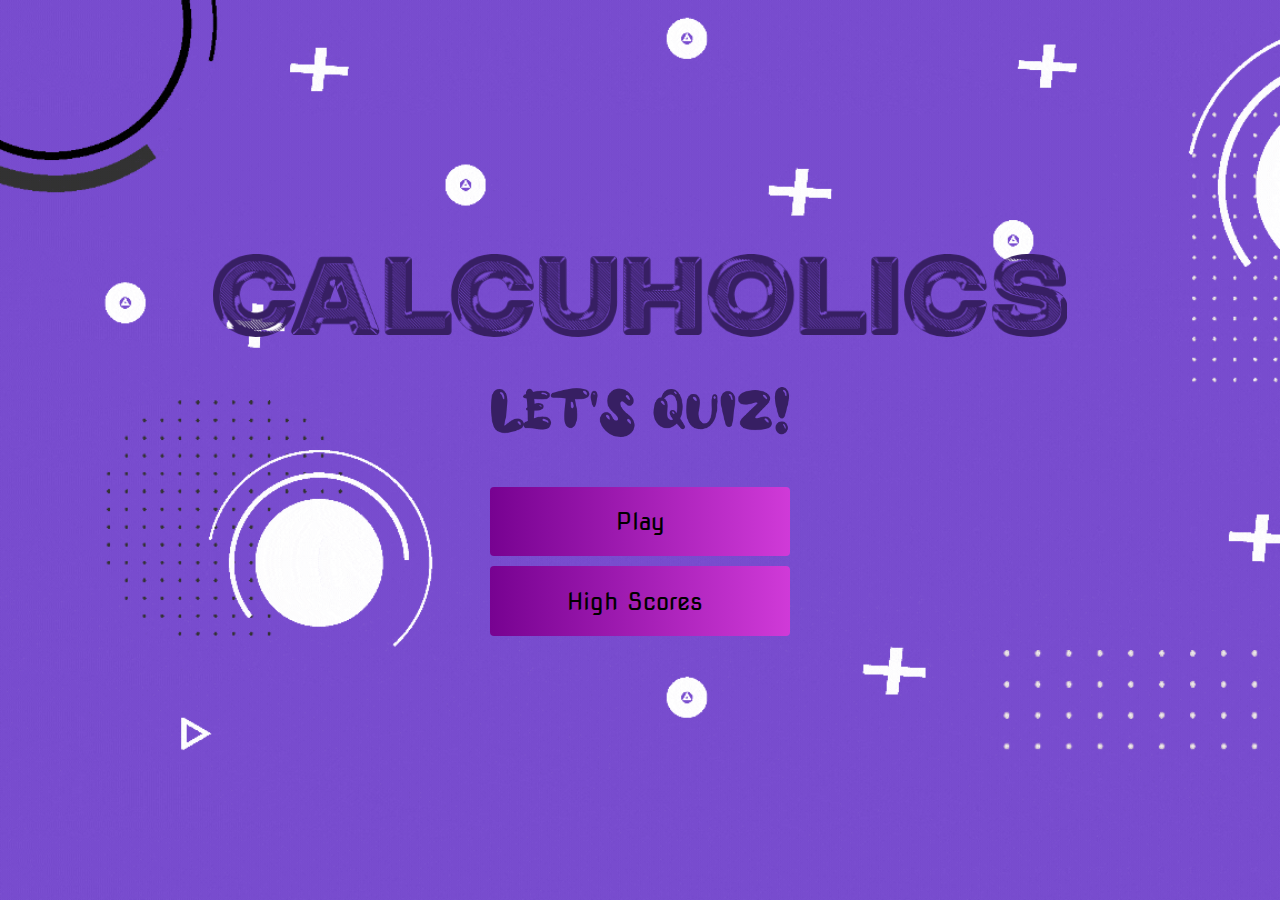
<file: index.html>
<!DOCTYPE html>
<html lang="en">

<head>
    <meta charset="UTF-8">
    <meta name="viewport" content="width=device-width, initial-scale=1.0">
    <title>Home page</title>
    <link rel="stylesheet" href="style.css">
    <link rel="stylesheet" href="https://use.fontawesome.com/releases/v5.13.1/css/all.css" integrity="sha384-xxzQGERXS00kBmZW/6qxqJPyxW3UR0BPsL4c8ILaIWXva5kFi7TxkIIaMiKtqV1Q" crossorigin="anonymous">
</head>

<body>
    <div class="bg-music">
        <audio src="quiz.mp3"></audio>
    </div>
    <div class="container">
        <div id="home" class="flex-column flex-center">
            <img src="cal.png" height="83">
            <h1></h1>
            <img src="riu.png" height="50 ">
            <h1></h1>
            <a href="/game.html " class="btn ">Play</a>
            <a href="/highscores.html " id="highscore-btn " class="btn ">High Scores<i class="fas fa-crown "></i></a>
        </div>
    </div>
</body>

</html>
</file>
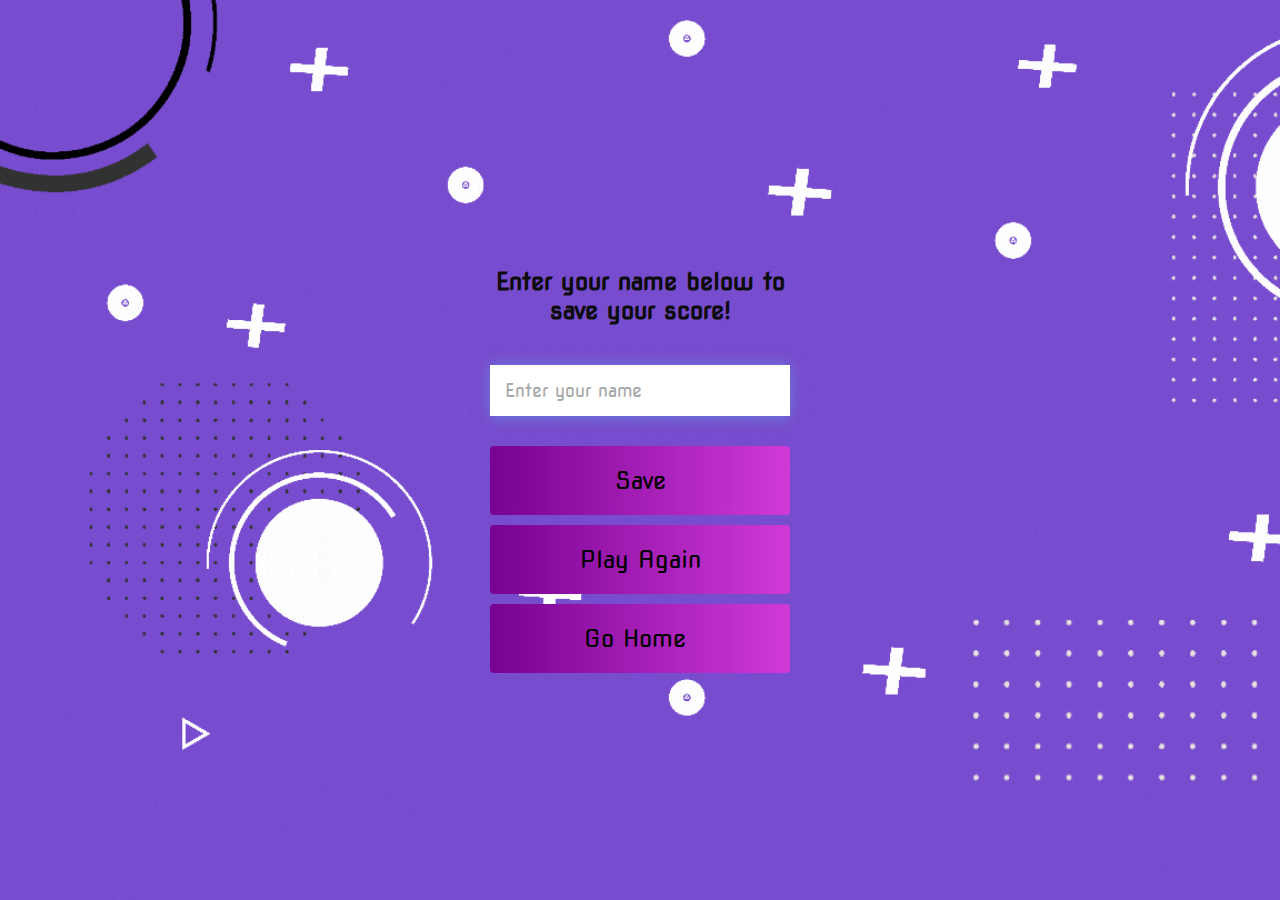
<file: end.html>
<!DOCTYPE html>
<html lang="en">

<head>
    <meta charset="UTF-8">
    <meta name="viewport" content="width=device-width, initial-scale=1.0">
    <title>Document</title>
    <link rel="stylesheet" href="style.css">
    <link rel="stylesheet" href="https://use.fontawesome.com/releases/v5.13.1/css/all.css" integrity="sha384-xxzQGERXS00kBmZW/6qxqJPyxW3UR0BPsL4c8ILaIWXva5kFi7TxkIIaMiKtqV1Q" crossorigin="anonymous">
</head>

<body>
    <div class="container">
        <div id="end" class="flex-center flex-column">
            <h1 id="finalScore">0</h1>
            <form class="end-form-container">
                <h2 id="end-text">Enter your name below to save your score!</h2>
                <input type="text" name="name" id="username" placeholder="Enter your name">
                <button class="btn" id="saveScoreBtn" type="submit" onclick="saveHighScore(event)" disabled>Save</button>
            </form>
            <a href="/game.html" class="btn">Play Again</a>
            <a href="/" class="btn">Go Home<i class="fas fa-home"></i></a>
        </div>
    </div>
    <script src="end.js"></script>
</body>

</html>
</file>
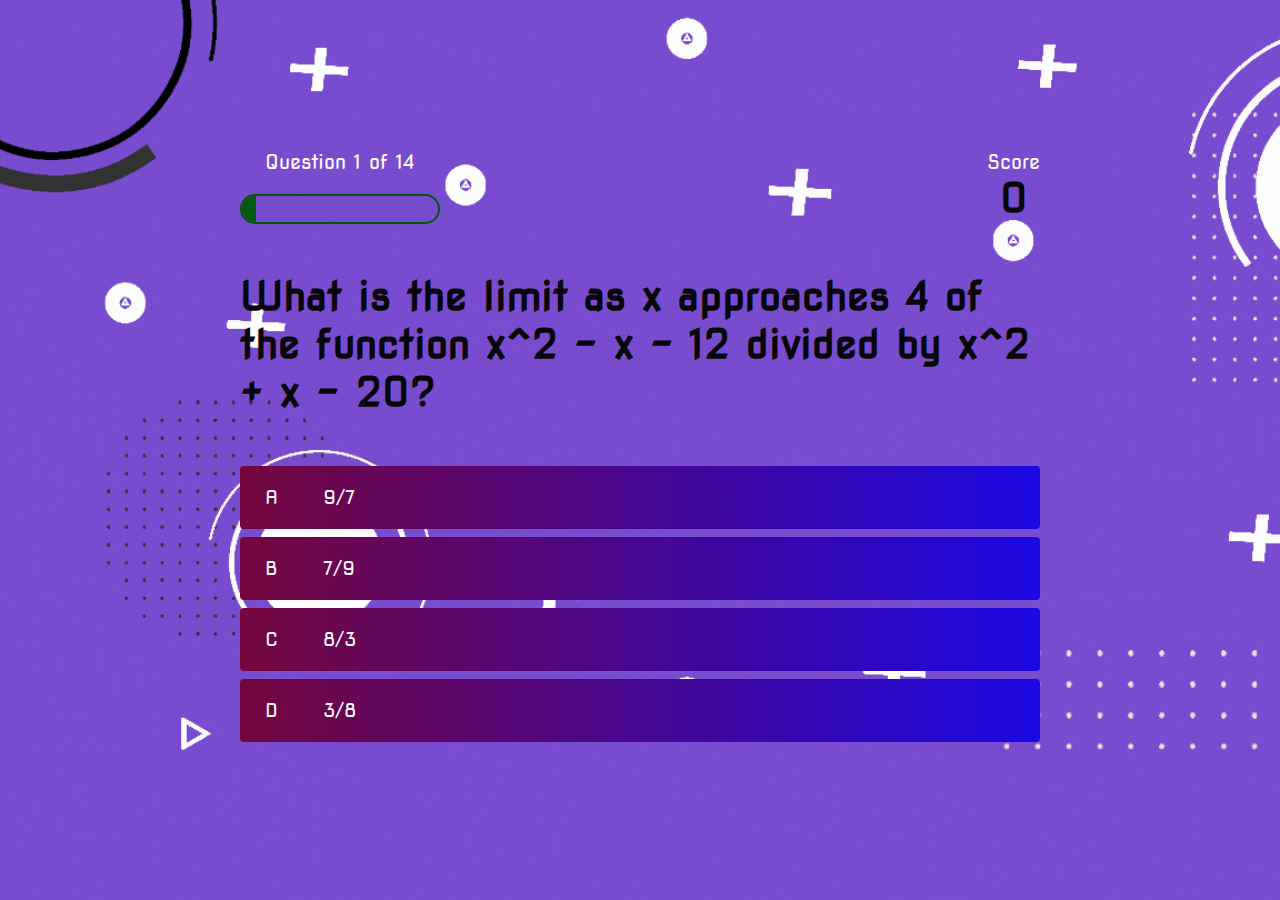
<file: game.html>
<!DOCTYPE html>
<html lang="en">

<head>
    <meta charset="UTF-8">
    <meta name="viewport" content="width=device-width, initial-scale=1.0">
    <title>Quiz Page</title>
    <link rel="stylesheet" href="style.css">
    <link rel="stylesheet" href="game.css">
</head>

<body>
    <div class="container">
        <div id="game" class="justify-center flex-column">
            <div id="hud">
                <div class="hud-item">
                    <p id="progressText" class="hud-prefix">
                        Question
                    </p>
                    <div id="progressBar">
                        <div id="progressBarFull"></div>
                    </div>
                </div>
                <div class="hud-item">
                    <p class="hud-prefix">
                        Score
                    </p>
                    <h1 class="hud-main-text" id="score">
                        0
                    </h1>
                </div>
            </div>
            <h1 id="question">What is the answer to this question</h1>
            <div class="choice-container">
                <p class="choice-prefix">A</p>
                <p class="choice-text" data-number="1">Choice</p>
            </div>
            <div class="choice-container">
                <p class="choice-prefix">B</p>
                <p class="choice-text" data-number="2">Choice 2</p>
            </div>
            <div class="choice-container">
                <p class="choice-prefix">C</p>
                <p class="choice-text" data-number="3">Choice 3</p>
            </div>
            <div class="choice-container">
                <p class="choice-prefix">D</p>
                <p class="choice-text" data-number="4">Choice 4</p>
            </div>
        </div>
    </div>
    <script src="game.js"></script>
</body>

</html>
</file>
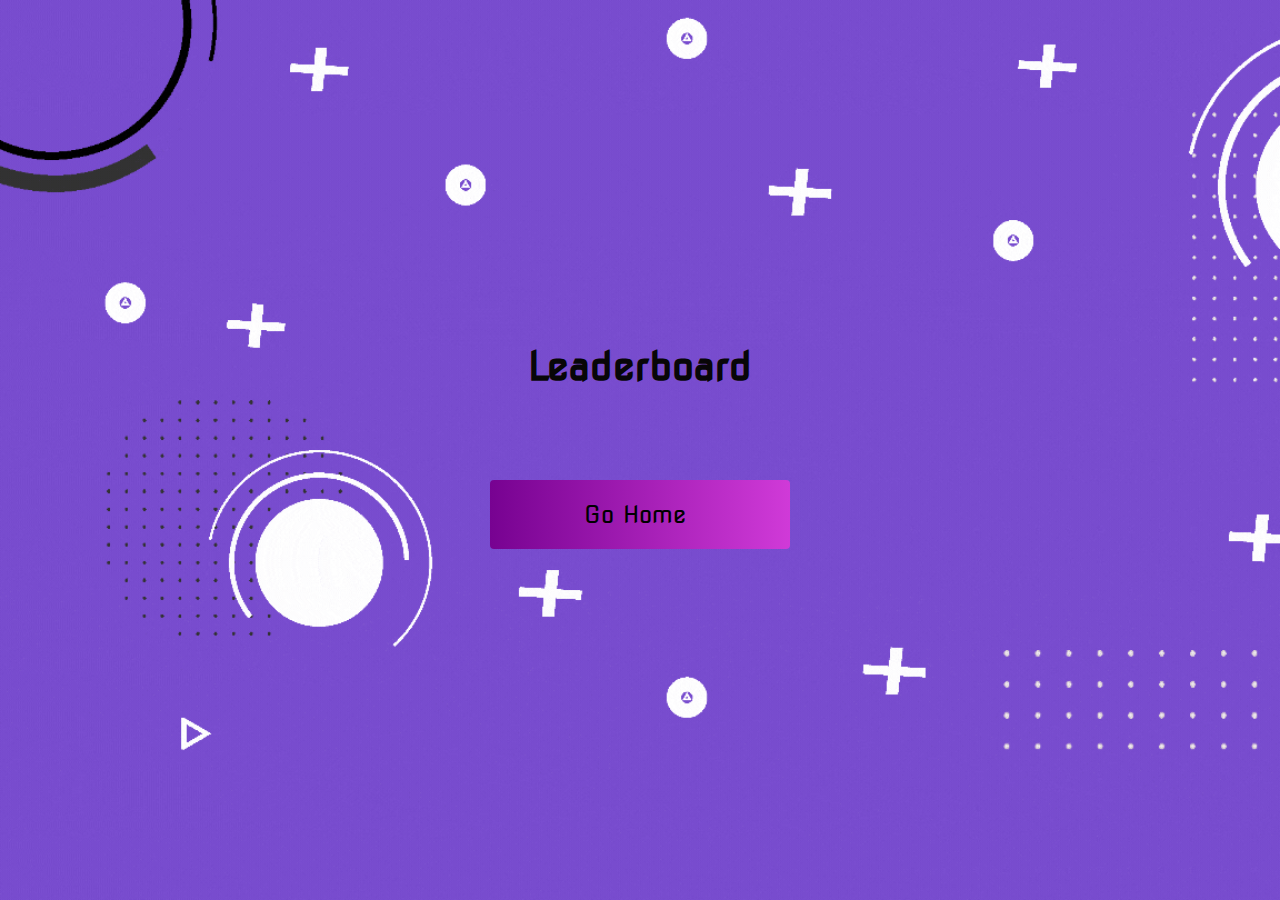
<file: highscores.html>
<!DOCTYPE html>
<html lang="en">

<head>
    <meta charset="UTF-8">
    <meta name="viewport" content="width=device-width, initial-scale=1.0">
    <title>High Scores</title>
    <link rel="stylesheet" href="style.css">
    <link rel="stylesheet" href="highscores.css">
    <link rel="stylesheet" href="https://use.fontawesome.com/releases/v5.13.1/css/all.css" integrity="sha384-xxzQGERXS00kBmZW/6qxqJPyxW3UR0BPsL4c8ILaIWXva5kFi7TxkIIaMiKtqV1Q" crossorigin="anonymous">
</head>

<body>
    <div class="container">
        <div id="highScores" class="flex-center flex-column">
            <h1 id="finalScore">Leaderboard</h1>
            <ul id="highScoresList"></ul>
            <a href="/" class="btn">Go Home<i class="fas fa-home"></i></a>
        </div>
    </div>
    <script src="highscores.js"></script>
</body>

</html>
</file>
<file: style.css>
@import url('https://fonts.googleapis.com/css2?family=Nova+Square&display=swap');
:root {
    background-image: url('jin.gif');
    background-size: cover;
    background-repeat: no-repeat;
    height: 100vh;
}

* {
    box-sizing: border-box;
    margin: 0;
    padding: 0;
    font-size: 62.5%;
    font-family: 'Nova Square', cursive;
}

h1 {
    font-size: 4.0rem;
    color: rgb(8, 6, 8);
    margin-bottom: 5rem;
}

h2 {
    font-size: 4.2rem;
    margin-bottom: 4rem;
}

.bg-music {
    animation-duration: unset;
}

.container {
    width: 100vw;
    height: 100vh;
    display: flex;
    justify-content: center;
    align-items: center;
    max-width: 80rem;
    margin: 0 auto;
    padding: 2rem;
}

.flex-column {
    display: flex;
    flex-direction: column;
}

.flex-center {
    justify-content: center;
    align-items: center;
}

.justify-center {
    justify-content: center;
}

.text-center {
    text-align: center;
}

.hidden {
    display: none;
}

.btn {
    font-size: 2.4rem;
    padding: 2rem 0;
    width: 30rem;
    text-align: center;
    margin-bottom: 1rem;
    text-decoration: none;
    color: rgb(0, 0, 0);
    background: linear-gradient(90deg, rgb(119, 2, 145) 0%, rgb(208, 58, 216) 100%);
    border-radius: 4px;
}

.btn:hover {
    cursor: pointer;
    box-shadow: 0 0.4rem 1.4rem 0 rgba(5, 232, 81, 0.6);
    transition: transform 150ms;
    transform: scale(1.03);
}

.btn[disabled]:hover {
    cursor: not-allowed;
    box-shadow: none;
    transform: none;
}

#highscore-btn {
    background: linear-gradient(90deg, rgb(255, 247, 9) 0%, rgb(240, 221, 6) 100%);
}

#highscore-btn:hover {
    box-shadow: 0 0.4rem 1.4rem 0 rgba(242, 242, 11, 0.5)
}

.fa-crown {
    font-size: 2.5rem;
    margin-left: 1rem;
}


/* End Page CSS */

.end-form-container {
    width: 100%;
    display: flex;
    flex-direction: column;
    align-items: center;
    max-width: 30rem;
}

input {
    margin-bottom: 1rem;
    width: 20rem;
    padding: 1.5rem;
    font-size: 1.8rem;
    border: none;
    box-shadow: 0 0.1rem 1.4rem 0 rgba(86, 185, 235, 0.5);
}

input::placeholder {
    color: #aaa;
}

#username {
    margin-bottom: 3rem;
    width: 100%;
    outline: none;
}

#end-text {
    font-size: 2.4rem;
    color: rgb(13, 12, 12);
    text-align: center;
}

#saveScoreBtn {
    border: none;
}

.fa-home {
    margin-left: 1rem;
    font-size: 2rem;
    color: rgb(28, 26, 26)
}
</file>
<file: game.css>
body {
    color: rgb(250, 249, 249);
}

.choice-container {
    display: flex;
    margin-bottom: 0.8rem;
    width: 100%;
    border-radius: 4px;
    background: linear-gradient(90deg, rgb(116, 6, 61) 0%, rgb(27, 8, 228) 100%);
    font-size: 3rem;
    min-width: 80rem;
}

.choice-container:hover {
    cursor: pointer;
    box-shadow: 0 0.4rem 1.4rem 0 rgba(250, 251, 252, 0.5);
    transform: scale(1.02);
    transition: transform 100ms;
}

.choice-prefix {
    padding: 2rem 2.5rem;
    color: rgb(246, 246, 246);
}

.choice-text {
    padding: 2rem;
    width: 100%;
}

.correct {
    background: linear-gradient(32deg, rgba(11, 223, 36) 0%, rgb(41, 232, 111) 100%);
}

.incorrect {
    background: linear-gradient(32deg, rgba(230, 29, 29, 1) 0%, rgb(224, 11, 11, 1) 100%);
}


/* Heads up Display */

#hud {
    display: flex;
    justify-content: space-between;
}

.hud-prefix {
    text-align: center;
    font-size: 2rem;
}

.hud-main-text {
    text-align: center;
}

#progressBar {
    width: 20rem;
    height: 3rem;
    border: 0.2rem solid rgb(4, 86, 13);
    margin-top: 2rem;
    border-radius: 50px;
    overflow: hidden;
}

#progressBarFull {
    height: 100%;
    background: rgb(4, 90, 14);
    width: 0%;
}

@media screen and (max-width: 768px) {
    .choice-container {
        min-width: 40rem;
    }
}
</file>
<file: highscores.css>
body {
    color: #fff;
}

#highScoresList {
    list-style: none;
    margin-bottom: 4rem;
}

.high-score {
    font-size: 2.8rem;
    margin-bottom: 0.5rem;
}
</file>
